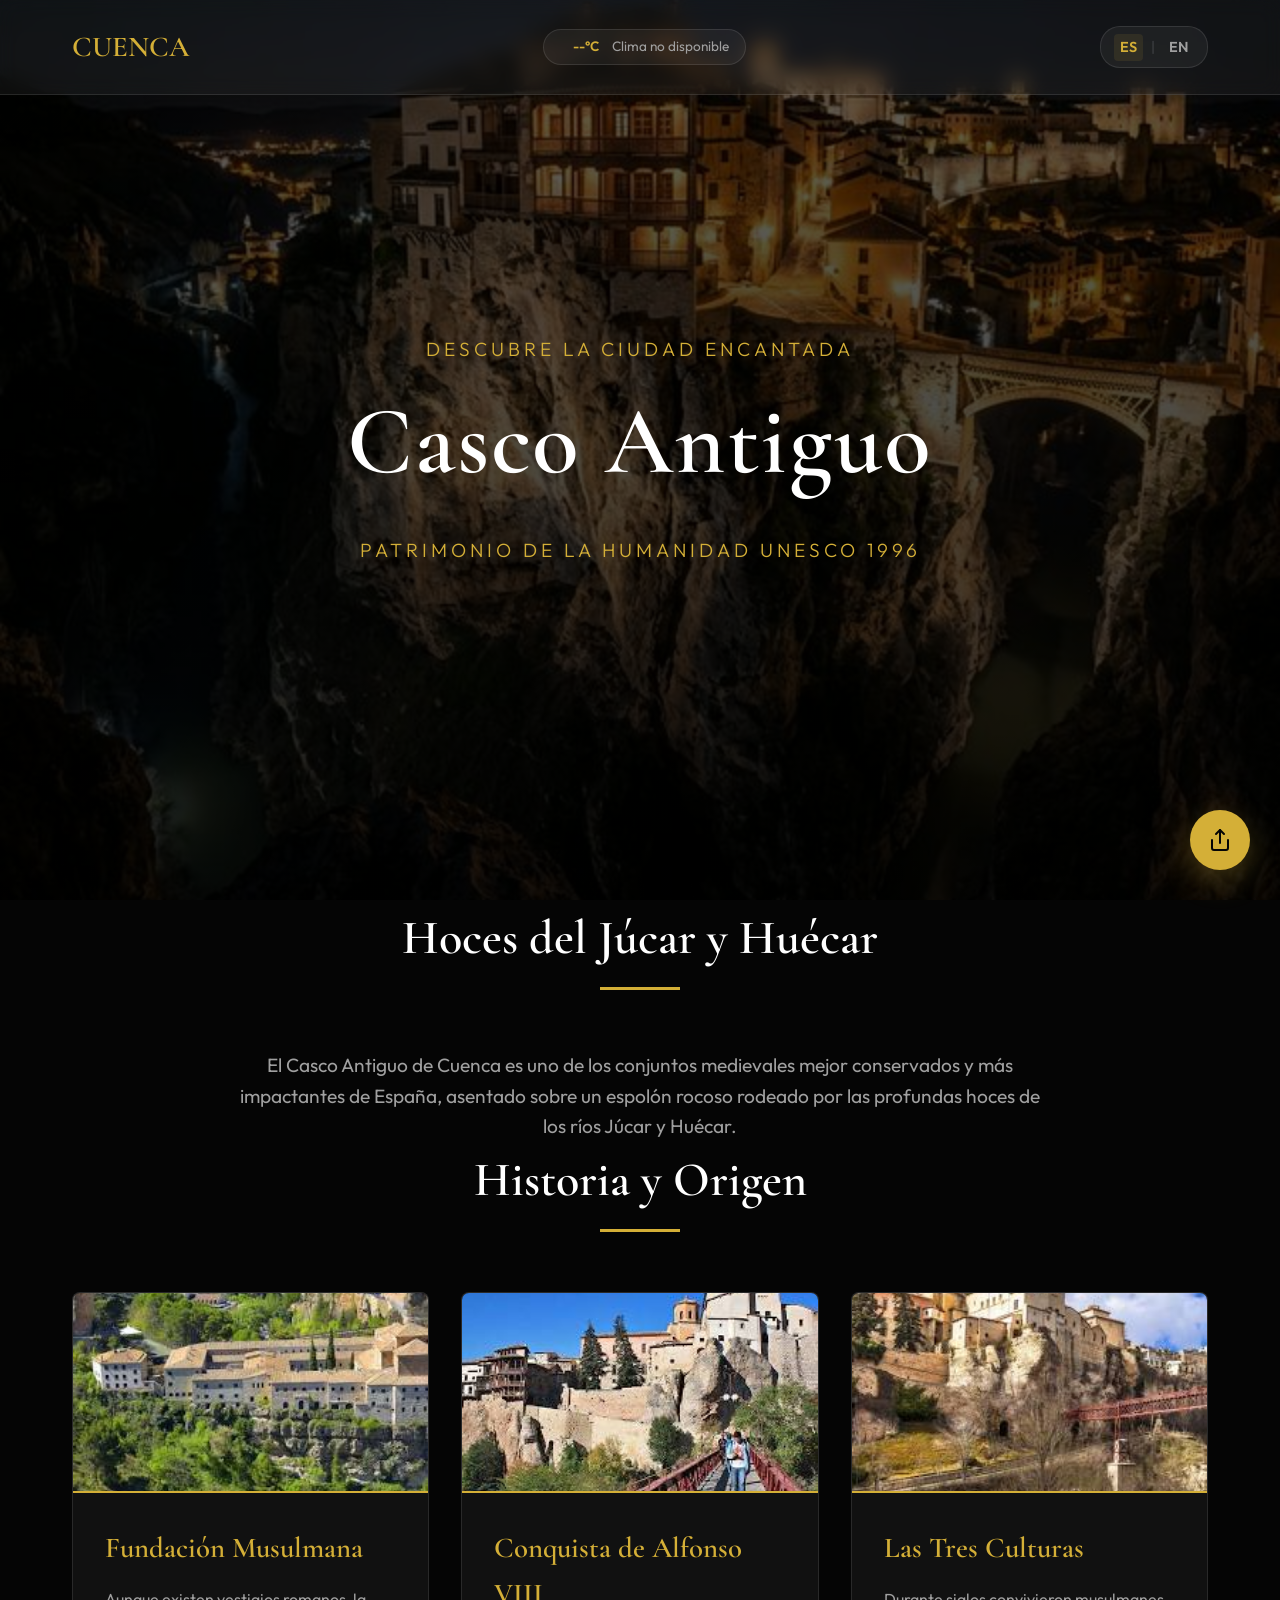
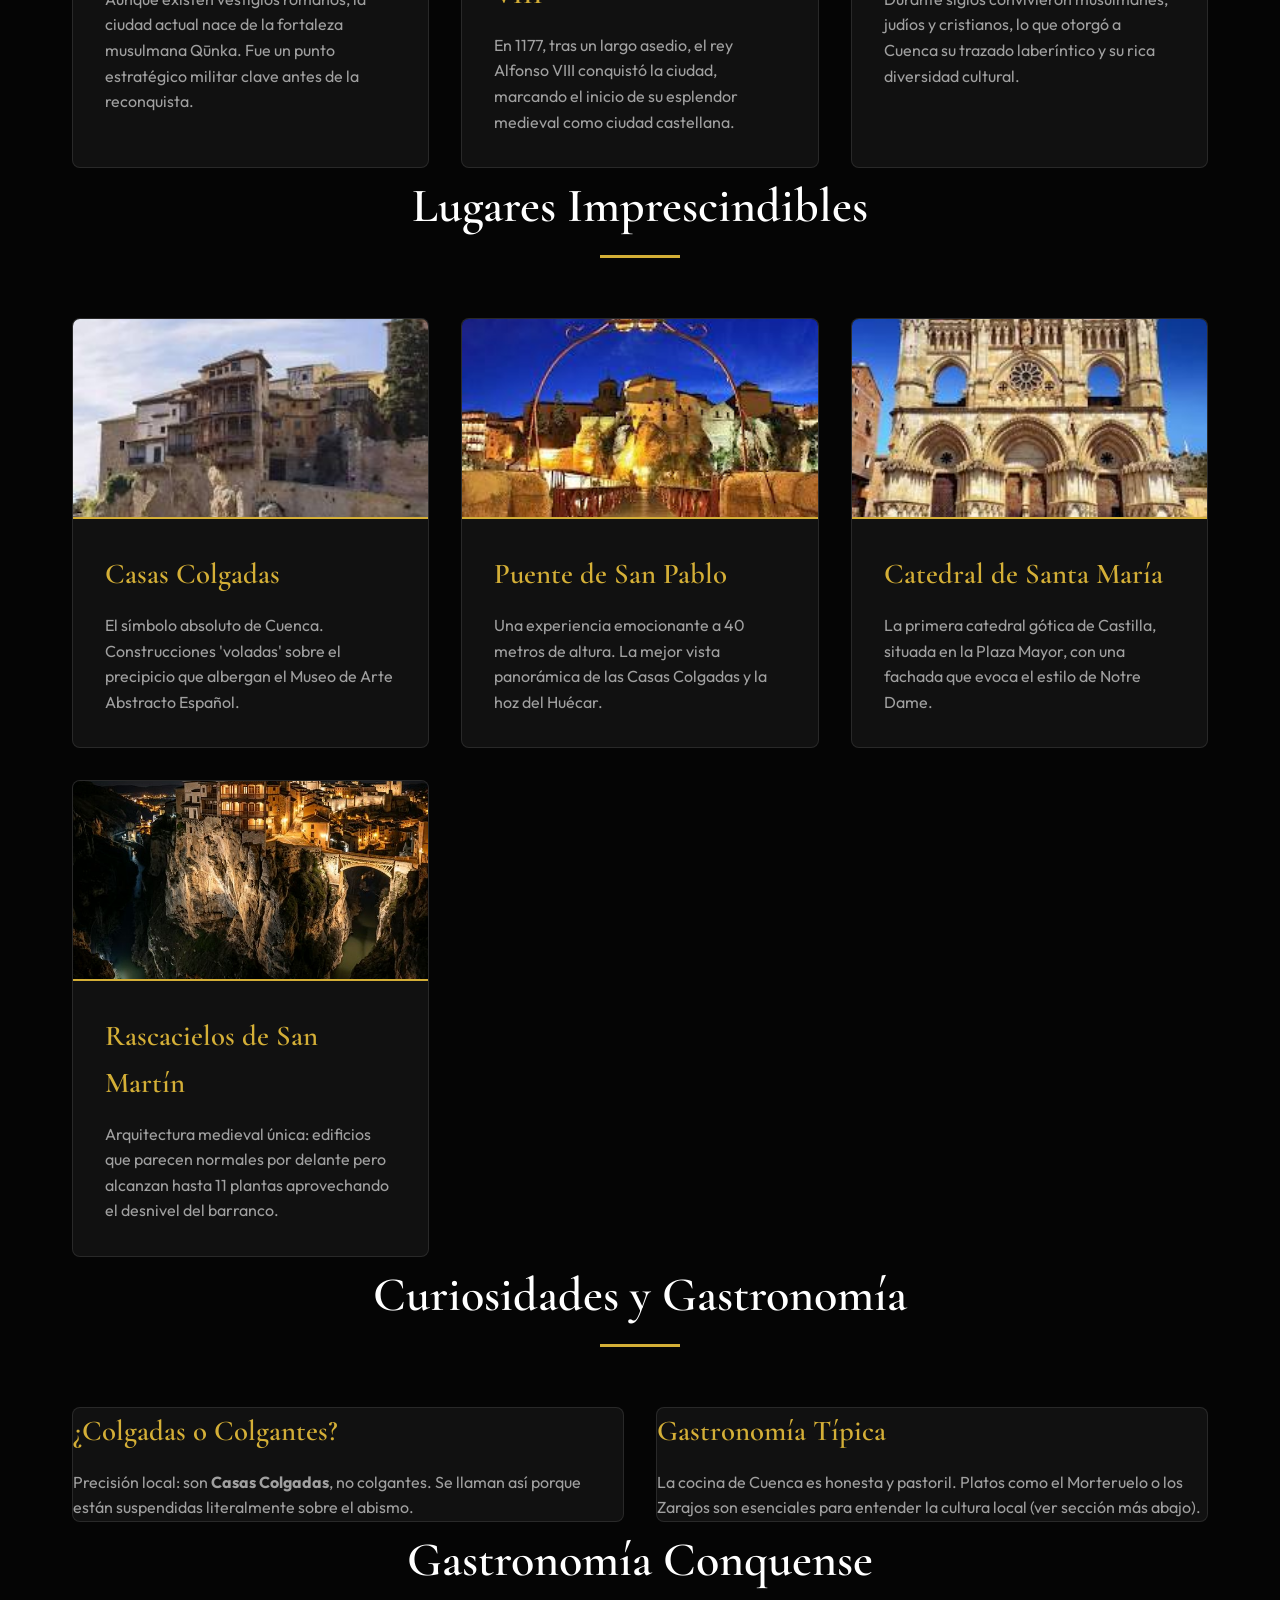
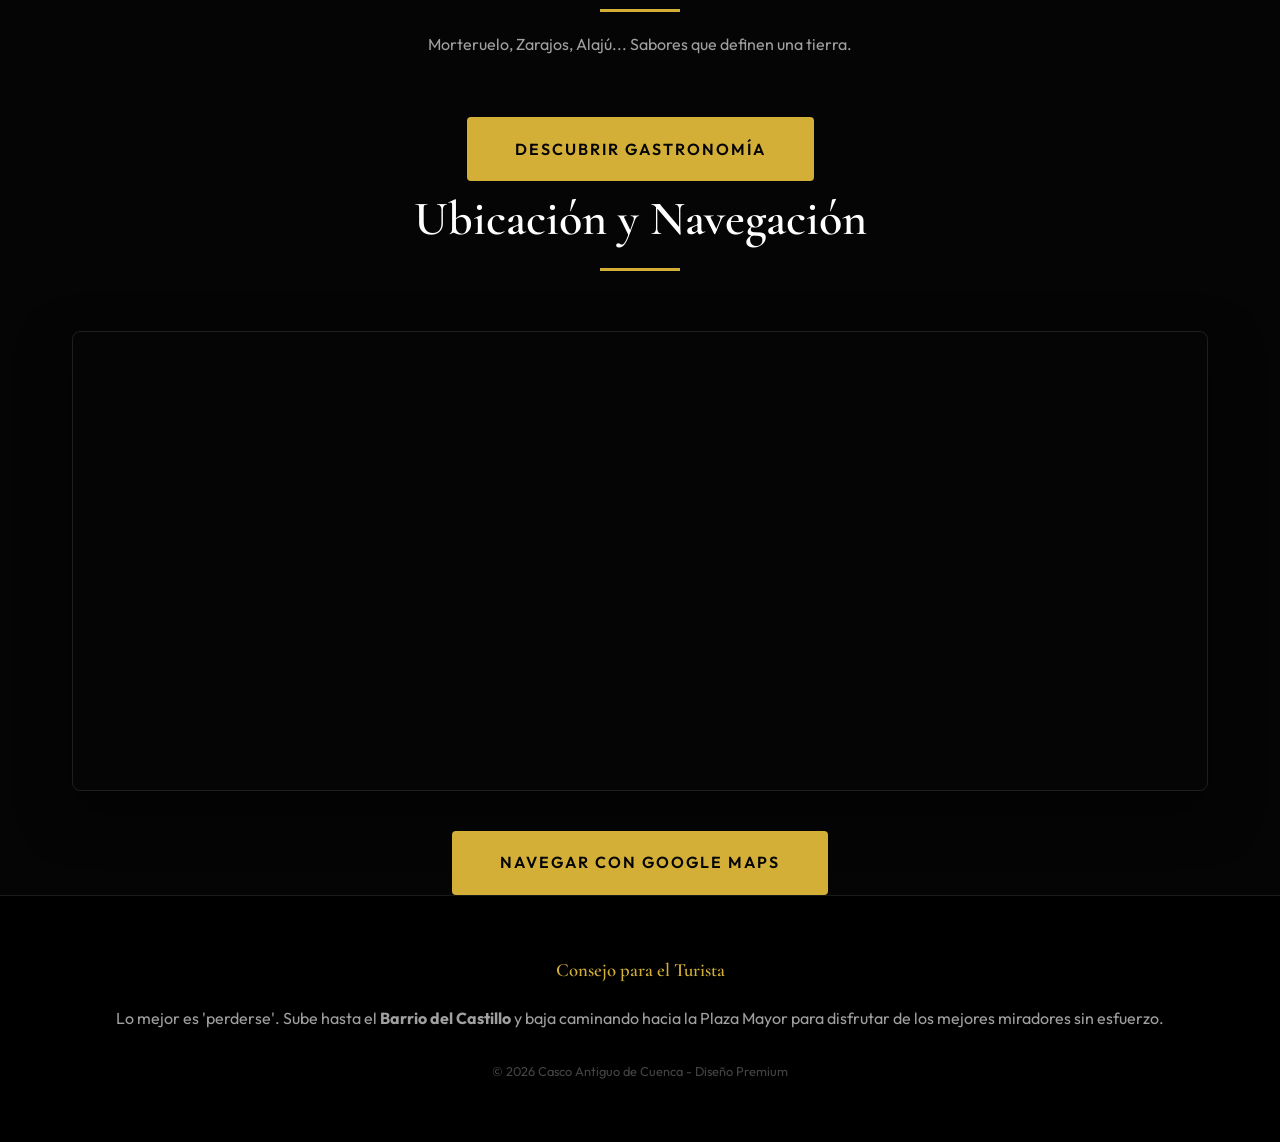
<file: index.html>
<!DOCTYPE html>
<html lang="es">
<head>
    <meta charset="UTF-8">
    <meta name="viewport" content="width=device-width, initial-scale=1.0">
    <title>Casco Antiguo de Cuenca | Patrimonio de la Humanidad</title>
    <link rel="stylesheet" href="style.css">
</head>
<body>

    <nav>
        <div class="container">
            <div class="logo">CUENCA</div>
            <div id="weather-widget" class="weather-widget">
                <span id="weather-icon"></span>
                <span id="weather-temp">--°C</span>
                <span id="weather-desc" data-i18n="weather-loading">Cargando...</span>
            </div>
            <div class="lang-toggle">
                <span class="lang-btn active" id="lang-es" onclick="setLanguage('es')">ES</span>
                <span class="lang-divider">|</span>
                <span class="lang-btn" id="lang-en" onclick="setLanguage('en')">EN</span>
            </div>
        </div>
    </nav>

    <header class="hero">
        <div class="hero-content">
            <p data-i18n="hero-sub">Descubre la Ciudad Encantada</p>
            <h1 data-i18n="hero-title">Casco Antiguo</h1>
            <p data-i18n="hero-tag">Patrimonio de la Humanidad UNESCO 1996</p>
        </div>
    </header>

    <section id="intro" class="container reveal">
        <div class="section-title">
            <h2 data-i18n="intro-title">Hoces del Júcar y Huécar</h2>
            <div class="underline"></div>
        </div>
        <p data-i18n="intro-text" style="text-align: center; font-size: 1.2rem; color: var(--text-secondary); max-width: 800px; margin: 0 auto;">
            El Casco Antiguo de Cuenca es uno de los conjuntos medievales mejor conservados y más impactantes de España, asentado sobre un espolón rocoso rodeado por las profundas hoces de los ríos Júcar y Huécar.
        </p>
    </section>

    <section id="history" class="container reveal">
        <div class="section-title">
            <h2 data-i18n="history-title">Historia y Origen</h2>
            <div class="underline"></div>
        </div>
        <div class="grid">
            <div class="card">
                <img src="images (4).jpg" alt="Cuenca Histórica" class="card-image">
                <div class="card-content">
                    <h3 data-i18n="hist-1-title">Fundación Musulmana</h3>
                    <p data-i18n="hist-1-text">Aunque existen vestigios romanos, la ciudad actual nace de la fortaleza musulmana Qūnka. Fue un punto estratégico militar clave antes de la reconquista.</p>
                </div>
            </div>
            <div class="card">
                <img src="images (1).jpg" alt="Conquista Cristiana" class="card-image">
                <div class="card-content">
                    <h3 data-i18n="hist-2-title">Conquista de Alfonso VIII</h3>
                    <p data-i18n="hist-2-text">En 1177, tras un largo asedio, el rey Alfonso VIII conquistó la ciudad, marcando el inicio de su esplendor medieval como ciudad castellana.</p>
                </div>
            </div>
            <div class="card">
                <img src="images (6).jpg" alt="Tres Culturas" class="card-image">
                <div class="card-content">
                    <h3 data-i18n="hist-3-title">Las Tres Culturas</h3>
                    <p data-i18n="hist-3-text">Durante siglos convivieron musulmanes, judíos y cristianos, lo que otorgó a Cuenca su trazado laberíntico y su rica diversidad cultural.</p>
                </div>
            </div>
        </div>
    </section>

    <section id="landmarks" class="container reveal">
        <div class="section-title">
            <h2 data-i18n="landmarks-title">Lugares Imprescindibles</h2>
            <div class="underline"></div>
        </div>
        <div class="grid">
            <div class="card">
                <img src="images (3).jpg" alt="Casas Colgadas" class="card-image">
                <div class="card-content">
                    <h3 data-i18n="land-1-title">Casas Colgadas</h3>
                    <p data-i18n="land-1-text">El símbolo absoluto de Cuenca. Construcciones "voladas" sobre el precipicio que albergan el Museo de Arte Abstracto Español.</p>
                </div>
            </div>
            <div class="card">
                <img src="images (2).jpg" alt="Puente de San Pablo" class="card-image">
                <div class="card-content">
                    <h3 data-i18n="land-2-title">Puente de San Pablo</h3>
                    <p data-i18n="land-2-text">Una experiencia emocionante a 40 metros de altura. La mejor vista panorámica de las Casas Colgadas y la hoz del Huécar.</p>
                </div>
            </div>
            <div class="card">
                <img src="images (7).jpg" alt="Catedral de Cuenca" class="card-image">
                <div class="card-content">
                    <h3 data-i18n="land-3-title">Catedral de Santa María</h3>
                    <p data-i18n="land-3-text">La primera catedral gótica de Castilla, situada en la Plaza Mayor, con una fachada que evoca el estilo de Notre Dame.</p>
                </div>
            </div>
            <div class="card">
                <img src="hero.png" alt="Rascacielos de San Martín" class="card-image">
                <div class="card-content">
                    <h3 data-i18n="land-4-title">Rascacielos de San Martín</h3>
                    <p data-i18n="land-4-text">Arquitectura medieval única: edificios que parecen normales por delante pero alcanzan hasta 11 plantas aprovechando el desnivel del barranco.</p>
                </div>
            </div>
        </div>
    </section>

    <section id="trivia" class="container reveal">
        <div class="section-title">
            <h2 data-i18n="trivia-title">Curiosidades y Gastronomía</h2>
            <div class="underline"></div>
        </div>
        <div class="grid">
            <div class="card">
                <h3 data-i18n="trivia-1-title">¿Colgadas o Colgantes?</h3>
                <p data-i18n="trivia-1-text">Precisión local: son <strong>Casas Colgadas</strong>, no colgantes. Se llaman así porque están suspendidas literalmente sobre el abismo.</p>
            </div>
            <div class="card">
                <h3 data-i18n="trivia-2-title">Gastronomía Típica</h3>
                <p data-i18n="trivia-2-text">La cocina de Cuenca es honesta y pastoril. Platos como el Morteruelo o los Zarajos son esenciales para entender la cultura local (ver sección más abajo).</p>
            </div>
        </div>
    </section>

    <section id="gastronomy-teaser" class="container reveal">
        <div class="section-title">
            <h2 data-i18n="gastro-title">Gastronomía Conquense</h2>
            <div class="underline"></div>
            <p data-i18n="gastro-sub" style="text-align: center; margin-top: 20px; color: var(--text-secondary);">Morteruelo, Zarajos, Alajú... Sabores que definen una tierra.</p>
        </div>
        <div style="text-align: center; margin-top: 20px;">
            <a href="gastronomia.html" class="nav-button" data-i18n="gastro-btn">Descubrir Gastronomía</a>
        </div>
    </section>

    <section id="location" class="container reveal">
        <div class="section-title">
            <h2 data-i18n="location-title">Ubicación y Navegación</h2>
            <div class="underline"></div>
        </div>
        <div class="map-container">
            <iframe 
                src="https://www.google.com/maps/embed?pb=!1m18!1m12!1m3!1d3056.845423871268!2d-2.1298816!3d40.0782161!2m3!1f0!2f0!3f0!3m2!1i1024!2i768!4f13.1!3m3!1m2!1s0xd672727142b6b0b%3A0xc3d178f5f00e99d2!2sCasas%20Colgadas%20de%20Cuenca!5e0!3m2!1ses!2ses!4v1711364500000!5m2!1ses!2ses" 
                width="100%" height="450" style="border:0;" allowfullscreen="" loading="lazy"></iframe>
        </div>
        <div style="text-align: center; margin-top: 40px;">
            <a href="https://share.google/bQIPILn5USo7byNqK" target="_blank" class="nav-button" data-i18n="nav-btn">Navegar con Google Maps</a>
        </div>
    </section>

    <footer class="reveal">
        <div class="container">
            <h3 data-i18n="footer-tip-title" style="color: var(--accent-color); margin-bottom: 20px;">Consejo para el Turista</h3>
            <p data-i18n="footer-tip-text" style="color: var(--text-secondary); margin-bottom: 30px;">
                Lo mejor es "perderse". Sube hasta el <strong>Barrio del Castillo</strong> y baja caminando hacia la Plaza Mayor para disfrutar de los mejores miradores sin esfuerzo.
            </p>
            <p data-i18n="footer-copy" style="font-size: 0.8rem; color: #444;">&copy; 2026 Casco Antiguo de Cuenca - Diseño Premium</p>
        </div>
    </footer>

    <button id="share-btn" class="share-fab" title="Compartir esta página">
        <svg xmlns="http://www.w3.org/2000/svg" width="24" height="24" viewBox="0 0 24 24" fill="none" stroke="currentColor" stroke-width="2" stroke-linecap="round" stroke-linejoin="round"><path d="M4 12v8a2 2 0 0 0 2 2h12a2 2 0 0 0 2-2v-8"/><polyline points="16 6 12 2 8 6"/><line x1="12" y1="2" x2="12" y2="15"/></svg>
    </button>

    <!-- Lightbox Structure -->
    <div id="lightbox" class="lightbox">
        <span class="lightbox-close">&times;</span>
        <div class="lightbox-container">
            <img class="lightbox-content" id="lightbox-img" alt="Vista ampliada">
            <div id="lightbox-caption"></div>
        </div>
    </div>

    <script src="script.js"></script>
</body>
</html>
</file>
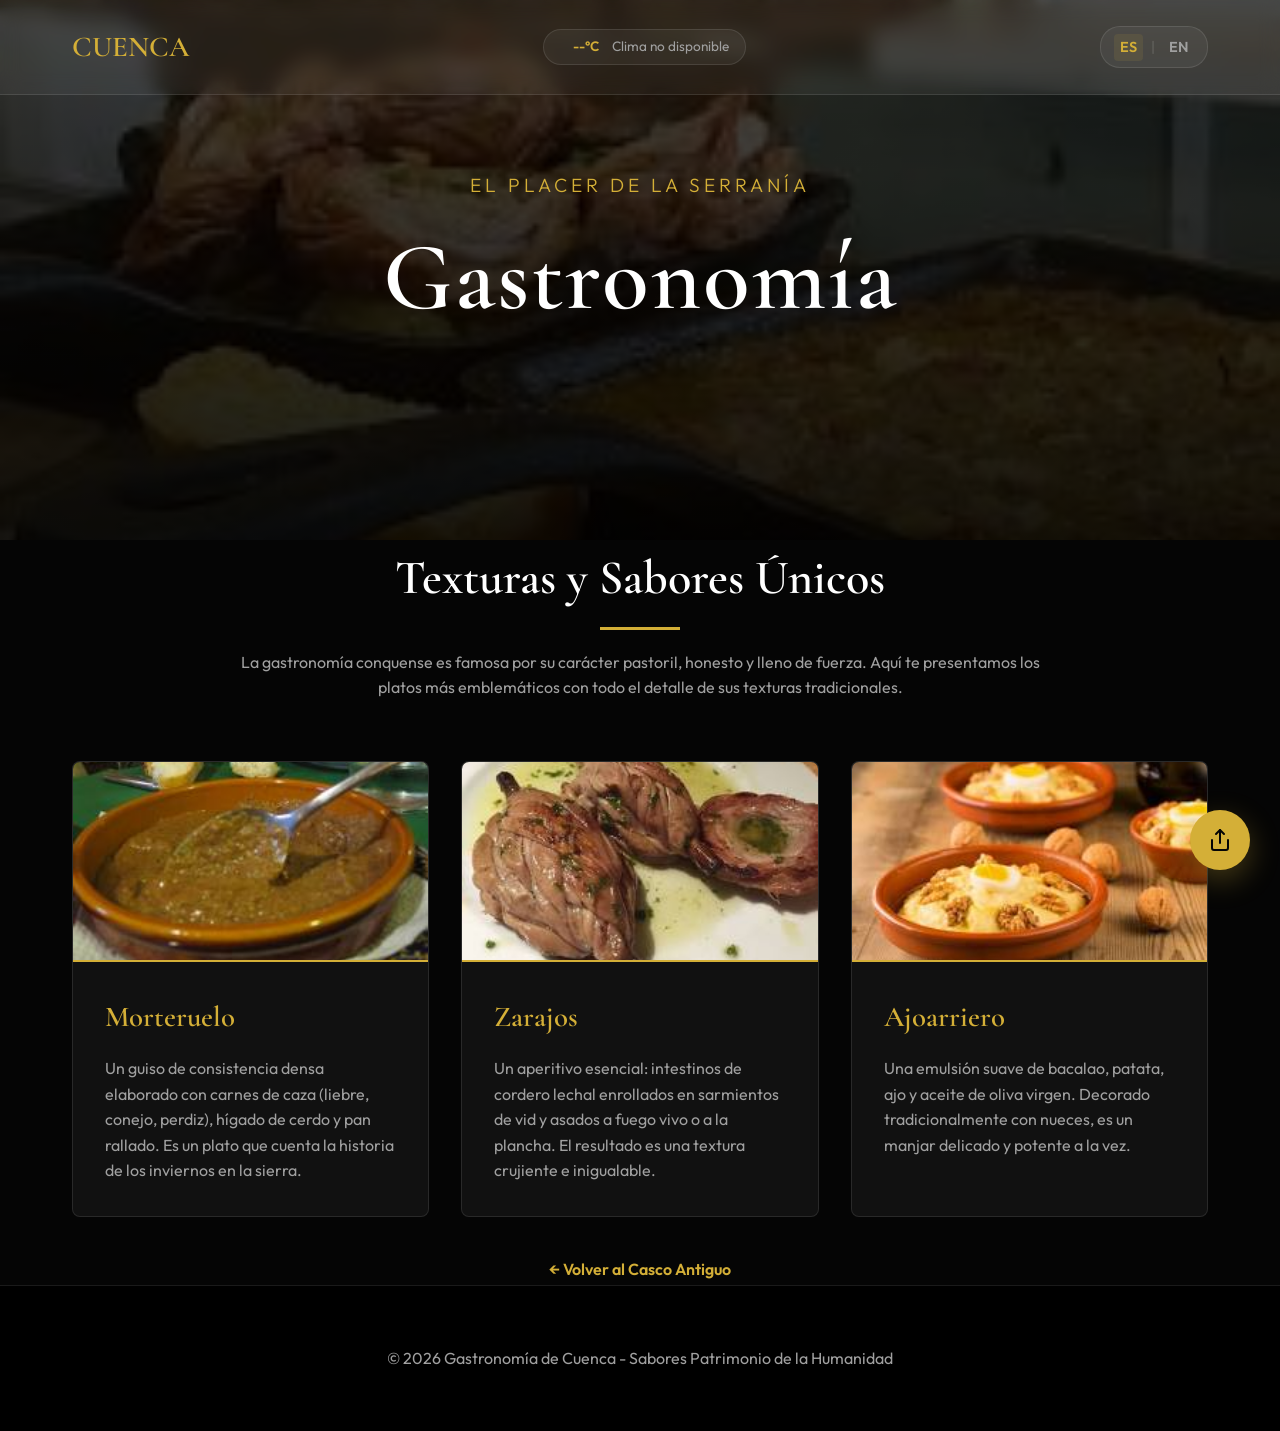
<file: gastronomia.html>
<!DOCTYPE html>
<html lang="es">
<head>
    <meta charset="UTF-8">
    <meta name="viewport" content="width=device-width, initial-scale=1.0">
    <title>Gastronomía de Cuenca | Sabores Tradicionales</title>
    <link rel="stylesheet" href="style.css">
    <style>
        .back-link {
            display: inline-block;
            margin-top: 40px;
            color: var(--accent-color);
            text-decoration: none;
            font-weight: 600;
            border-bottom: 2px solid transparent;
            transition: var(--transition-fast);
        }
        .back-link:hover {
            border-bottom-color: var(--accent-color);
        }
    </style>
</head>
<body>

    <nav>
        <div class="container">
            <a href="index.html" class="logo" style="text-decoration: none;">CUENCA</a>
            <div id="weather-widget" class="weather-widget">
                <span id="weather-icon"></span>
                <span id="weather-temp">--°C</span>
                <span id="weather-desc" data-i18n="weather-loading">Cargando...</span>
            </div>
            <div class="lang-toggle">
                <span class="lang-btn active" id="lang-es" onclick="setLanguage('es')">ES</span>
                <span class="lang-divider">|</span>
                <span class="lang-btn" id="lang-en" onclick="setLanguage('en')">EN</span>
            </div>
        </div>
    </nav>

    <header class="hero" style="height: 60vh; background-image: linear-gradient(rgba(0,0,0,0.7), rgba(0,0,0,0.9)), url('gastronomia conquense/images (8).jpg');">
        <div class="hero-content">
            <p data-i18n="gastro-hero-sub">El Placer de la Serranía</p>
            <h1 data-i18n="gastro-hero-title">Gastronomía</h1>
        </div>
    </header>

    <section class="container reveal">
        <div class="section-title">
            <h2 data-i18n="gastro-intro-title">Texturas y Sabores Únicos</h2>
            <div class="underline"></div>
            <p data-i18n="gastro-intro-text" style="text-align: center; margin-top: 20px; color: var(--text-secondary); max-width: 800px; margin: 20px auto;">
                La gastronomía conquense es famosa por su carácter pastoril, honesto y lleno de fuerza. Aquí te presentamos los platos más emblemáticos con todo el detalle de sus texturas tradicionales.
            </p>
        </div>

        <div class="grid">
            <div class="card">
                <img src="gastronomia conquense/images (2).jpg" alt="Morteruelo" class="card-image">
                <div class="card-content">
                    <h3 data-i18n="morteruelo-title">Morteruelo</h3>
                    <p data-i18n="morteruelo-text">Un guiso de consistencia densa elaborado con carnes de caza (liebre, conejo, perdiz), hígado de cerdo y pan rallado. Es un plato que cuenta la historia de los inviernos en la sierra.</p>
                </div>
            </div>
            <div class="card">
                <img src="gastronomia conquense/images (1).jpg" alt="Zarajos" class="card-image">
                <div class="card-content">
                    <h3 data-i18n="zarajos-title">Zarajos</h3>
                    <p data-i18n="zarajos-text">Un aperitivo esencial: intestinos de cordero lechal enrollados en sarmientos de vid y asados a fuego vivo o a la plancha. El resultado es una textura crujiente e inigualable.</p>
                </div>
            </div>
            <div class="card">
                <img src="gastronomia conquense/images.jpg" alt="Ajoarriero" class="card-image">
                <div class="card-content">
                    <h3 data-i18n="ajoarriero-title">Ajoarriero</h3>
                    <p data-i18n="ajoarriero-text">Una emulsión suave de bacalao, patata, ajo y aceite de oliva virgen. Decorado tradicionalmente con nueces, es un manjar delicado y potente a la vez.</p>
                </div>
            </div>
        </div>

        <div style="text-align: center;">
            <a href="index.html" class="back-link" data-i18n="back-btn">&larr; Volver al Casco Antiguo</a>
        </div>
    </section>

    <footer>
        <div class="container">
            <p data-i18n="gastro-footer" style="color: var(--text-secondary);">&copy; 2026 Gastronomía de Cuenca - Sabores Patrimonio de la Humanidad</p>
        </div>
    </footer>

    <button id="share-btn" class="share-fab" title="Compartir esta página">
        <svg xmlns="http://www.w3.org/2000/svg" width="24" height="24" viewBox="0 0 24 24" fill="none" stroke="currentColor" stroke-width="2" stroke-linecap="round" stroke-linejoin="round"><path d="M4 12v8a2 2 0 0 0 2 2h12a2 2 0 0 0 2-2v-8"/><polyline points="16 6 12 2 8 6"/><line x1="12" y1="2" x2="12" y2="15"/></svg>
    </button>

    <!-- Lightbox Structure -->
    <div id="lightbox" class="lightbox">
        <span class="lightbox-close">&times;</span>
        <div class="lightbox-container">
            <img class="lightbox-content" id="lightbox-img" alt="Vista ampliada">
            <div id="lightbox-caption"></div>
        </div>
    </div>

    <script src="script.js"></script>
</body>
</html>
</file>
<file: style.css>
@import url('https://fonts.googleapis.com/css2?family=Cormorant+Garamond:wght@300;400;600&family=Outfit:wght@300;400;600&display=swap');

:root {
    --bg-color: #050505;
    --card-bg: #111111;
    --accent-color: #d4af37; /* Gold */
    --text-primary: #ffffff;
    --text-secondary: #a0a0a0;
    --glass-bg: rgba(255, 255, 255, 0.05);
    --glass-border: rgba(255, 255, 255, 0.1);
    --transition-slow: 0.6s cubic-bezier(0.4, 0, 0.2, 1);
    --transition-fast: 0.3s ease;
}

* {
    margin: 0;
    padding: 0;
    box-sizing: border-box;
}

body {
    background-color: var(--bg-color);
    color: var(--text-primary);
    font-family: 'Outfit', sans-serif;
    line-height: 1.6;
    overflow-x: hidden;
}

h1, h2, h3 {
    font-family: 'Cormorant Garamond', serif;
    font-weight: 600;
}

/* Layout */
.container {
    max-width: 1200px;
    margin: 0 auto;
    padding: 0 2rem;
}

section {
    padding: 100px 0;
}

/* Hero Section */
.hero {
    position: relative;
    height: 100vh;
    display: flex;
    align-items: center;
    justify-content: center;
    text-align: center;
    background: linear-gradient(rgba(0,0,0,0.6), rgba(0,0,0,0.8)), url('hero.png') center/cover no-repeat;
    overflow: hidden;
}

.hero-content {
    z-index: 2;
    padding: 2rem;
    animation: fadeInScale 1.5s var(--transition-slow);
}

.hero h1 {
    font-size: clamp(3rem, 10vw, 6rem);
    margin-bottom: 1rem;
    letter-spacing: 2px;
}

.hero p {
    font-size: 1.2rem;
    color: var(--accent-color);
    text-transform: uppercase;
    letter-spacing: 4px;
    font-weight: 300;
}

/* Glassmorphism Navigation */
nav {
    position: fixed;
    top: 0;
    width: 100%;
    z-index: 1000;
    padding: 1.5rem 0;
    background: var(--glass-bg);
    backdrop-filter: blur(10px);
    border-bottom: 1px solid var(--glass-border);
}

nav .container {
    display: flex;
    justify-content: space-between;
    align-items: center;
}

.logo {
    font-family: 'Cormorant Garamond', serif;
    font-size: 1.8rem;
    font-weight: 600;
    color: var(--accent-color);
}

/* Content Sections */
.section-title {
    text-align: center;
    margin-bottom: 60px;
}

.section-title h2 {
    font-size: 3rem;
    margin-bottom: 10px;
}

.section-title .underline {
    width: 80px;
    height: 3px;
    background: var(--accent-color);
    margin: 0 auto;
}

/* Cards & Grids */
.grid {
    display: grid;
    grid-template-columns: repeat(auto-fit, minmax(300px, 1fr));
    gap: 2rem;
}

.card {
    background: var(--card-bg);
    border: 1px solid var(--glass-border);
    padding: 0; /* Changed from 2.5rem */
    border-radius: 8px;
    transition: var(--transition-fast);
    position: relative;
    overflow: hidden;
    display: flex;
    flex-direction: column;
}

.card-image {
    width: 100%;
    height: 200px;
    object-fit: cover;
    border-bottom: 2px solid var(--accent-color);
}

.card-content {
    padding: 2rem;
}

.card:hover {
    transform: translateY(-10px);
    border-color: var(--accent-color);
    box-shadow: 0 10px 30px rgba(212, 175, 55, 0.1);
}

.card h3 {
    font-size: 1.8rem;
    margin-bottom: 1rem;
    color: var(--accent-color);
}

/* Maps & Navigation */
.map-container {
    border: 1px solid var(--glass-border);
    border-radius: 8px;
    overflow: hidden;
    box-shadow: 0 20px 50px rgba(0,0,0,0.5);
    margin-bottom: 2rem;
}

.nav-button {
    display: inline-block;
    padding: 1.2rem 3rem;
    background: var(--accent-color);
    color: var(--bg-color);
    text-decoration: none;
    font-weight: 600;
    text-transform: uppercase;
    letter-spacing: 2px;
    border-radius: 4px;
    transition: var(--transition-fast);
}

.nav-button:hover {
    background: #fff;
    transform: scale(1.05);
}

.card p {
    color: var(--text-secondary);
}

/* Landmarks Grid */
.landmark-grid {
    display: grid;
    grid-template-columns: repeat(2, 1fr);
    gap: 1.5rem;
}

@media (max-width: 768px) {
    .landmark-grid {
        grid-template-columns: 1fr;
    }
}

.landmark-item {
    position: relative;
    height: 400px;
    overflow: hidden;
    border-radius: 4px;
}

.landmark-info {
    position: absolute;
    bottom: 0;
    left: 0;
    width: 100%;
    padding: 2rem;
    background: linear-gradient(transparent, rgba(0,0,0,0.9));
    transform: translateY(20px);
    transition: var(--transition-slow);
}

.landmark-item:hover .landmark-info {
    transform: translateY(0);
}

/* Animations */
.reveal {
    opacity: 0;
    transform: translateY(30px);
    transition: var(--transition-slow);
}

.reveal.active {
    opacity: 1;
    transform: translateY(0);
}

@keyframes fadeInScale {
    from {
        opacity: 0;
        transform: scale(1.1);
    }
    to {
        opacity: 1;
        transform: scale(1);
    }
}

/* Footer */
footer {
    padding: 60px 0;
    background: #000;
    border-top: 1px solid var(--glass-border);
    text-align: center;
}

/* Language Toggle */
.lang-toggle {
    display: flex;
    gap: 0.5rem;
    align-items: center;
    font-size: 0.9rem;
    font-weight: 600;
    border: 1px solid var(--glass-border);
    padding: 0.4rem 0.8rem;
    border-radius: 20px;
    background: var(--glass-bg);
}

.lang-btn {
    color: var(--text-secondary);
    cursor: pointer;
    transition: var(--transition-fast);
    text-decoration: none;
    padding: 2px 6px;
    border-radius: 4px;
}

.lang-btn.active {
    color: var(--accent-color);
    background: rgba(212, 175, 55, 0.1);
}

.lang-btn:hover:not(.active) {
    color: var(--text-primary);
}

.lang-divider {
    color: var(--glass-border);
}

/* Floating Share Button */
.share-fab {
    position: fixed;
    bottom: 30px;
    right: 30px;
    width: 60px;
    height: 60px;
    background: var(--accent-color);
    color: var(--bg-color);
    border: none;
    border-radius: 50%;
    display: flex;
    align-items: center;
    justify-content: center;
    cursor: pointer;
    box-shadow: 0 10px 30px rgba(212, 175, 55, 0.3);
    z-index: 2000;
    transition: var(--transition-fast);
}

.share-fab:hover {
    transform: scale(1.1) rotate(5deg);
    background: #ffffff;
    box-shadow: 0 15px 40px rgba(255, 255, 255, 0.2);
}

.share-fab svg {
    width: 24px;
    height: 24px;
}

@media (max-width: 768px) {
    .share-fab {
        bottom: 20px;
        right: 20px;
        width: 50px;
        height: 50px;
    }
}

.gastronomy-list {
    display: flex;
    justify-content: center;
    gap: 2rem;
    flex-wrap: wrap;
    margin-top: 2rem;
}

.gastronomy-item {
    padding: 1rem 2rem;
    border: 1px solid var(--accent-color);
    border-radius: 30px;
    color: var(--accent-color);
    font-weight: 600;
}

/* Weather Widget Styles */
.weather-widget {
    display: flex;
    align-items: center;
    gap: 0.8rem;
    padding: 0.4rem 1rem;
    background: var(--glass-bg);
    border: 1px solid var(--glass-border);
    border-radius: 20px;
    font-size: 0.85rem;
    color: var(--text-secondary);
    transition: var(--transition-fast);
}

.weather-widget:hover {
    border-color: var(--accent-color);
    background: rgba(212, 175, 55, 0.05);
}

#weather-temp {
    color: var(--accent-color);
    font-weight: 600;
}

#weather-icon {
    font-size: 1.2rem;
}

@media (max-width: 600px) {
    .weather-widget #weather-desc {
        display: none;
    }
}

@media (max-width: 480px) {
    .weather-widget {
        display: none;
    }
}

/* Lightbox Styles */
.lightbox {
    display: none;
    position: fixed;
    z-index: 3000;
    top: 0;
    left: 0;
    width: 100%;
    height: 100%;
    background-color: rgba(0, 0, 0, 0.95);
    backdrop-filter: blur(10px);
    justify-content: center;
    align-items: center;
    opacity: 0;
    transition: opacity 0.4s ease;
}

.lightbox.active {
    display: flex;
    opacity: 1;
}

.lightbox-container {
    position: relative;
    max-width: 90%;
    max-height: 90%;
    display: flex;
    flex-direction: column;
    align-items: center;
    animation: zoomIn 0.4s cubic-bezier(0.4, 0, 0.2, 1);
}

.lightbox-content {
    max-width: 100%;
    max-height: 80vh;
    border: 2px solid var(--accent-color);
    border-radius: 4px;
    box-shadow: 0 0 50px rgba(212, 175, 55, 0.2);
}

.lightbox-close {
    position: absolute;
    top: -40px;
    right: 0;
    color: var(--accent-color);
    font-size: 40px;
    font-weight: 300;
    cursor: pointer;
    transition: var(--transition-fast);
}

.lightbox-close:hover {
    color: #fff;
    transform: rotate(90deg);
}

#lightbox-caption {
    margin-top: 20px;
    color: #fff;
    font-family: 'Cormorant Garamond', serif;
    font-size: 1.5rem;
    text-align: center;
}

@keyframes zoomIn {
    from {
        opacity: 0;
        transform: scale(0.9);
    }
    to {
        opacity: 1;
        transform: scale(1);
    }
}
</file>
